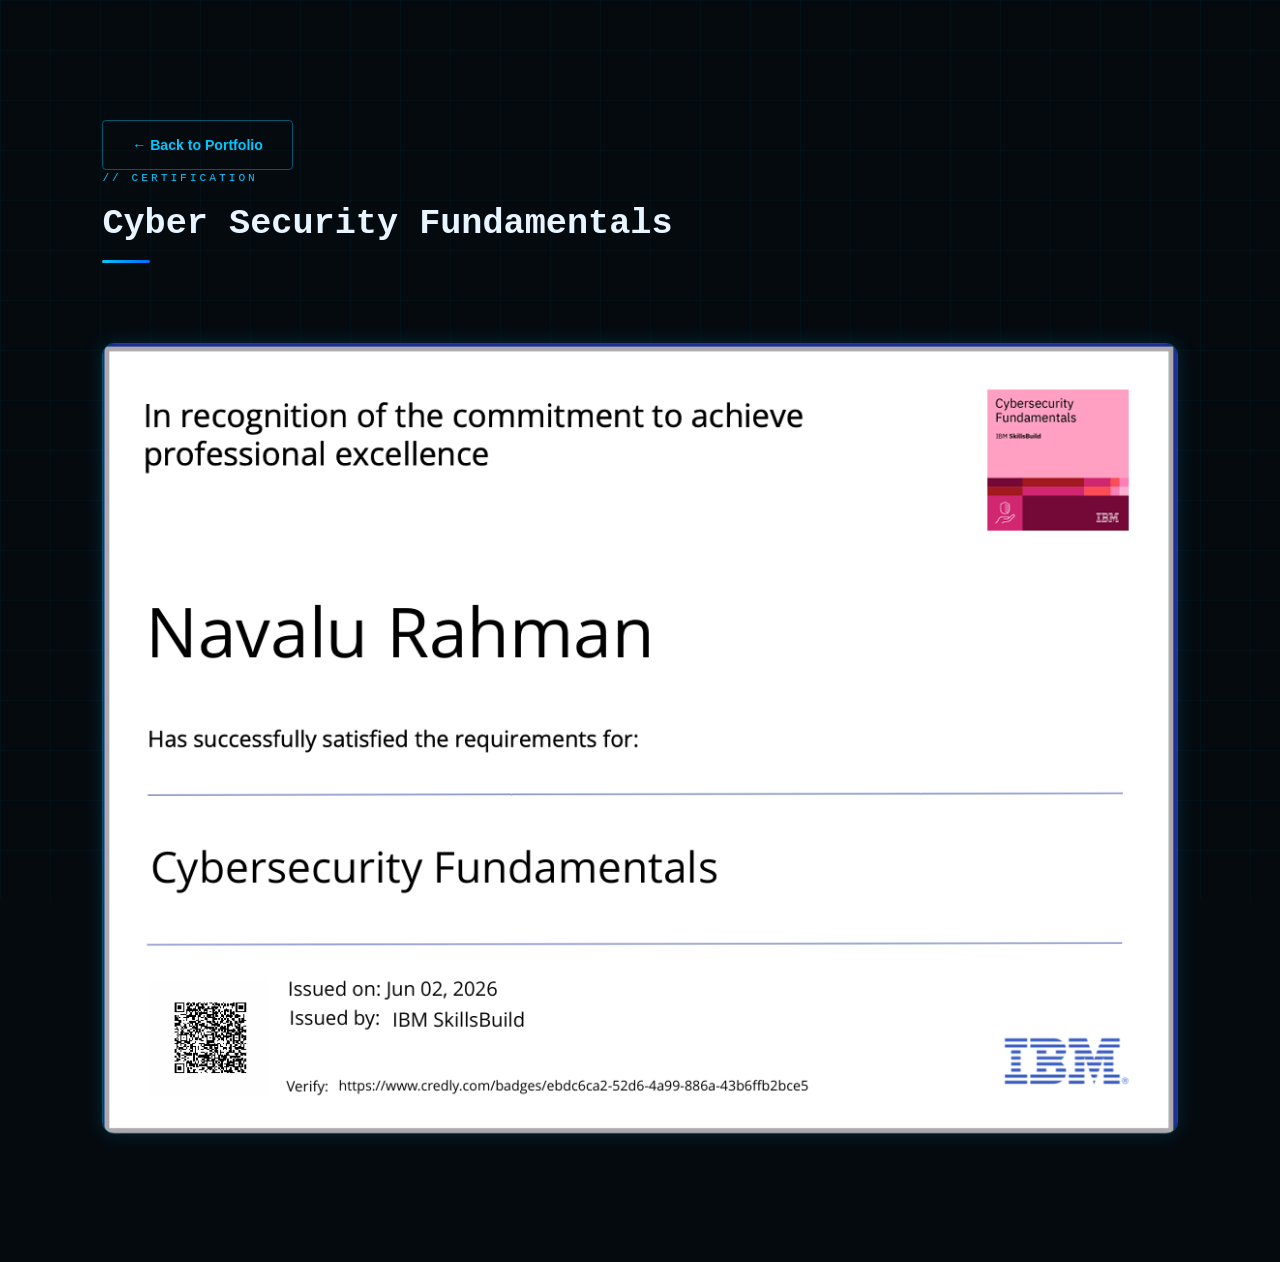
<file: certificates/cyber-security-fundamentals.html>
<!DOCTYPE html>
<html lang="en">
<head>
<meta charset="UTF-8">
<meta name="viewport" content="width=device-width,initial-scale=1">
<title>Cyber Security Fundamentals</title>
<link rel="stylesheet" href="../styles.css">
</head>
<body>

<section class="certificate-view">

    <a href="../index.html" class="btn-outline">
        ← Back to Portfolio
    </a>

    <div class="certificate-container">

        <div class="section-label">
            // CERTIFICATION
        </div>

        <h1 class="section-title">
            Cyber Security Fundamentals
        </h1>

        <div class="section-divider"></div>

        <img src="../certificates/cyber-security-fundamentals.png"
             alt="Cyber Security Fundamentals Certificate"
             class="certificate-image">

    </div>

</section>

</body>
</html>
</file>
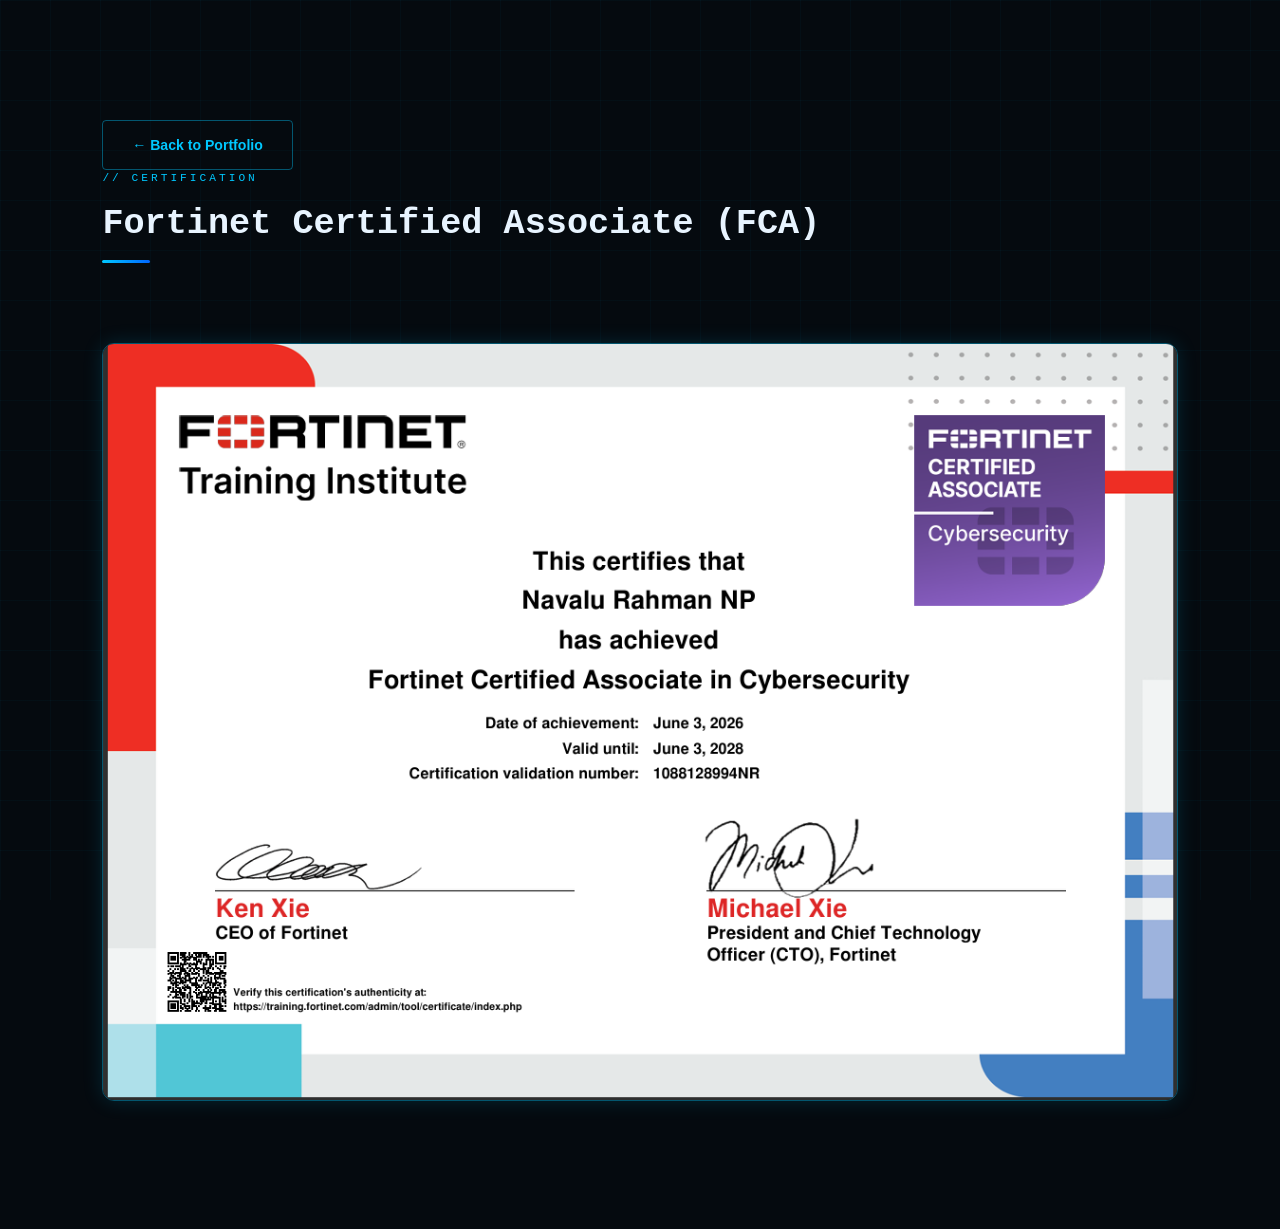
<file: certificates/fca.html>
<!DOCTYPE html>
<html lang="en">
<head>
<meta charset="UTF-8">
<meta name="viewport" content="width=device-width,initial-scale=1">
<title>Fortinet Certified Associate (FCA)</title>
<link rel="stylesheet" href="../styles.css">
</head>
<body>

<section class="certificate-view">

    <a href="../index.html" class="btn-outline">
        ← Back to Portfolio
    </a>

    <div class="certificate-container">

        <div class="section-label">
            // CERTIFICATION
        </div>

        <h1 class="section-title">
            Fortinet Certified Associate (FCA)
        </h1>

        <div class="section-divider"></div>

        <img src="../certificates/fca.png"
             alt="Fortinet Certified Associate Certificate"
             class="certificate-image">

    </div>

</section>

</body>
</html>
</file>
<file: styles.css>
:root {
    --bg-primary: #050a0f;
    --bg-secondary: #080f17;
    --bg-card: rgba(10,20,35,0.85);
    --accent: #00c8ff;
    --accent2: #0066ff;
    --accent3: #00ff88;
    --text-primary: #e8f4ff;
    --text-secondary: #7a9ab8;
    --text-muted: #3d5a73;
    --border: rgba(0,200,255,0.12);
    --border-active: rgba(0,200,255,0.4);
    --glow: 0 0 20px rgba(0,200,255,0.15);
    --glow-strong: 0 0 40px rgba(0,200,255,0.3);
  }
  *, *::before, *::after { box-sizing: border-box; margin: 0; padding: 0; }
  html { scroll-behavior: smooth; }
  body {
    background: var(--bg-primary);
    color: var(--text-primary);
    font-family: 'DM Sans', sans-serif;
    overflow-x: hidden;
    line-height: 1.6;
  }
  /* Animated grid background */
  body::before {
    content: '';
    position: fixed;
    inset: 0;
    background-image: 
      linear-gradient(rgba(0,200,255,0.03) 1px, transparent 1px),
      linear-gradient(90deg, rgba(0,200,255,0.03) 1px, transparent 1px);
    background-size: 50px 50px;
    pointer-events: none;
    z-index: 0;
  }
  /* NAV */
  nav {
    position: fixed;
    top: 0; left: 0; right: 0;
    z-index: 1000;
    backdrop-filter: blur(20px);
    background: rgba(5,10,15,0.85);
    border-bottom: 1px solid var(--border);
    padding: 0 5%;
    height: 64px;
    display: flex;
    align-items: center;
    justify-content: space-between;
  }
  .nav-logo {
    font-family: 'Orbitron', monospace;
    font-size: 1rem;
    font-weight: 800;
    color: var(--accent);
    letter-spacing: 2px;
    text-decoration: none;
  }
  .nav-links {
    display: flex;
    gap: 2rem;
    list-style: none;
  }
  .nav-links a {
    color: var(--text-secondary);
    text-decoration: none;
    font-size: 0.82rem;
    letter-spacing: 1px;
    font-weight: 500;
    text-transform: uppercase;
    transition: color 0.2s;
  }
  .nav-links a:hover { color: var(--accent); }
  /* SECTIONS */
  section { position: relative; z-index: 1; padding: 6rem 8% 5rem; }
  /* HERO */
  #hero {
    min-height: 100vh;
    display: flex;
    align-items: center;
    padding-top: 64px;
    overflow: hidden;
  }
  .hero-content {
    max-width: 1200px;
    margin: 0 auto;
    display: grid;
    grid-template-columns: 1fr 1fr;
    gap: 4rem;
    align-items: center;
    width: 100%;
  }
  .hero-eyebrow {
    font-family: 'Space Mono', monospace;
    font-size: 0.75rem;
    color: var(--accent);
    letter-spacing: 3px;
    text-transform: uppercase;
    margin-bottom: 1rem;
    opacity: 0;
    animation: fadeUp 0.8s 0.2s forwards;
  }
  .hero-name {
    font-family: 'Orbitron', monospace;
    font-size: clamp(2rem, 4vw, 3.5rem);
    font-weight: 800;
    line-height: 1.1;
    background: linear-gradient(135deg, #e8f4ff 0%, var(--accent) 50%, var(--accent2) 100%);
    -webkit-background-clip: text;
    -webkit-text-fill-color: transparent;
    background-clip: text;
    margin-bottom: 0.75rem;
    opacity: 0;
    animation: fadeUp 0.8s 0.4s forwards;
  }
  .hero-title {
    font-size: 0.95rem;
    color: var(--text-secondary);
    letter-spacing: 1px;
    margin-bottom: 1.5rem;
    font-weight: 400;
    opacity: 0;
    animation: fadeUp 0.8s 0.6s forwards;
  }
  .hero-tagline {
    font-size: 1.1rem;
    color: var(--text-primary);
    line-height: 1.7;
    max-width: 520px;
    margin-bottom: 2.5rem;
    border-left: 3px solid var(--accent);
    padding-left: 1.25rem;
    opacity: 0;
    animation: fadeUp 0.8s 0.8s forwards;
  }
  .hero-ctas {
    display: flex;
    gap: 1rem;
    flex-wrap: wrap;
    opacity: 0;
    animation: fadeUp 0.8s 1s forwards;
  }
  .btn-primary {
    background: linear-gradient(135deg, var(--accent2), var(--accent));
    color: #fff;
    border: none;
    padding: 0.8rem 1.8rem;
    border-radius: 4px;
    font-family: 'DM Sans', sans-serif;
    font-size: 0.88rem;
    font-weight: 600;
    cursor: pointer;
    text-decoration: none;
    display: inline-flex;
    align-items: center;
    gap: 0.5rem;
    transition: transform 0.2s, box-shadow 0.2s;
    box-shadow: 0 4px 20px rgba(0,102,255,0.3);
  }
  .btn-primary:hover { transform: translateY(-2px); box-shadow: 0 8px 30px rgba(0,200,255,0.4); }
  .btn-outline {
    background: transparent;
    color: var(--accent);
    border: 1px solid var(--border-active);
    padding: 0.8rem 1.8rem;
    border-radius: 4px;
    font-family: 'DM Sans', sans-serif;
    font-size: 0.88rem;
    font-weight: 600;
    cursor: pointer;
    text-decoration: none;
    display: inline-flex;
    align-items: center;
    gap: 0.5rem;
    transition: all 0.2s;
  }
  .btn-outline:hover { background: rgba(0,200,255,0.08); border-color: var(--accent); }
  /* Photo */
  .hero-photo-wrap {
    display: flex;
    justify-content: center;
    align-items: center;
    opacity: 0;
    animation: fadeIn 1s 0.5s forwards;
  }
  .hero-photo-frame {
    position: relative;
    width: 320px;
    height: 380px;
  }
  .hero-photo-frame::before {
    content: '';
    position: absolute;
    inset: -3px;
    background: linear-gradient(135deg, var(--accent), var(--accent2), var(--accent3));
    border-radius: 12px;
    z-index: -1;
    animation: rotateBorder 4s linear infinite;
  }
  .hero-photo-frame::after {
    content: '';
    position: absolute;
    inset: -15px;
    border: 1px solid rgba(0,200,255,0.15);
    border-radius: 18px;
    animation: pulse 2s ease-in-out infinite;
  }
  .hero-photo-frame img {
    width: 100%;
    height: 100%;
    object-fit: cover;
    border-radius: 10px;
    display: block;
    filter: contrast(1.05) saturate(0.9);
  }
  .status-badge {
    position: absolute;
    bottom: -16px;
    left: 50%;
    transform: translateX(-50%);
    background: var(--bg-card);
    border: 1px solid var(--border-active);
    border-radius: 20px;
    padding: 0.4rem 1rem;
    font-size: 0.75rem;
    color: var(--accent3);
    display: flex;
    align-items: center;
    gap: 0.4rem;
    white-space: nowrap;
    backdrop-filter: blur(10px);
  }
  .status-dot {
    width: 7px; height: 7px;
    background: var(--accent3);
    border-radius: 50%;
    animation: blink 1.5s ease-in-out infinite;
  }
  /* SECTION HEADERS */
  .section-label {
    font-family: 'Space Mono', monospace;
    font-size: 0.7rem;
    color: var(--accent);
    letter-spacing: 3px;
    text-transform: uppercase;
    margin-bottom: 0.5rem;
  }
  .section-title {
    font-family: 'Orbitron', monospace;
    font-size: clamp(1.5rem, 3vw, 2.2rem);
    font-weight: 700;
    margin-bottom: 0.5rem;
    color: var(--text-primary);
  }
  .section-divider {
    width: 48px;
    height: 3px;
    background: linear-gradient(90deg, var(--accent), var(--accent2));
    margin-bottom: 3rem;
    border-radius: 2px;
  }
  /* ABOUT */
  #about { background: var(--bg-secondary); }
  .about-grid {
    display: grid;
    grid-template-columns: 1fr 2fr;
    gap: 4rem;
    align-items: start;
    max-width: 1100px;
    margin: 0 auto;
  }
  .about-stats {
    display: flex;
    flex-direction: column;
    gap: 1.5rem;
  }
  .stat-card {
    background: var(--bg-card);
    border: 1px solid var(--border);
    border-radius: 8px;
    padding: 1.25rem 1.5rem;
    backdrop-filter: blur(10px);
    transition: border-color 0.2s, box-shadow 0.2s;
  }
  .stat-card:hover { border-color: var(--border-active); box-shadow: var(--glow); }
  .stat-num {
    font-family: 'Orbitron', monospace;
    font-size: 2rem;
    font-weight: 800;
    color: var(--accent);
    line-height: 1;
  }
  .stat-label { font-size: 0.82rem; color: var(--text-secondary); margin-top: 0.3rem; }
  .about-text { font-size: 1.02rem; color: var(--text-secondary); line-height: 1.85; }
  .about-text p { margin-bottom: 1rem; }
  .highlight { color: var(--accent); font-weight: 600; }
  /* SKILLS */
  .skills-grid {
    display: grid;
    grid-template-columns: repeat(auto-fit, minmax(280px, 1fr));
    gap: 1.5rem;
    max-width: 1200px;
    margin: 0 auto;
  }
  .skill-category {
    background: var(--bg-card);
    border: 1px solid var(--border);
    border-radius: 10px;
    padding: 1.75rem;
    backdrop-filter: blur(10px);
    transition: border-color 0.3s, transform 0.3s, box-shadow 0.3s;
  }
  .skill-category:hover {
    border-color: var(--border-active);
    transform: translateY(-4px);
    box-shadow: var(--glow);
  }
  .skill-cat-icon { font-size: 1.4rem; margin-bottom: 0.75rem; }
  .skill-cat-name {
    font-family: 'Space Mono', monospace;
    font-size: 0.75rem;
    color: var(--accent);
    letter-spacing: 2px;
    text-transform: uppercase;
    margin-bottom: 1rem;
  }
  .skill-tags { display: flex; flex-wrap: wrap; gap: 0.5rem; }
  .skill-tag {
    background: rgba(0,200,255,0.07);
    border: 1px solid rgba(0,200,255,0.15);
    color: var(--text-primary);
    font-size: 0.78rem;
    padding: 0.3rem 0.7rem;
    border-radius: 3px;
    font-weight: 500;
    transition: background 0.2s, border-color 0.2s;
  }
  .skill-tag:hover { background: rgba(0,200,255,0.15); border-color: var(--accent); }
  /* EXPERIENCE TIMELINE */
  #experience { background: var(--bg-secondary); }
  .timeline { max-width: 800px; margin: 0 auto; position: relative; padding-left: 2rem; }
  .timeline::before {
    content: '';
    position: absolute;
    left: 0; top: 0; bottom: 0;
    width: 2px;
    background: linear-gradient(180deg, var(--accent), var(--accent2));
    border-radius: 2px;
  }
  .timeline-item {
    position: relative;
    margin-bottom: 3rem;
    padding-left: 2.5rem;
  }
  .timeline-item::before {
    content: '';
    position: absolute;
    left: -2.6rem;
    top: 0.4rem;
    width: 12px; height: 12px;
    border-radius: 50%;
    background: var(--accent);
    box-shadow: 0 0 12px var(--accent);
    border: 2px solid var(--bg-primary);
  }
  .timeline-period {
    font-family: 'Space Mono', monospace;
    font-size: 0.72rem;
    color: var(--accent);
    letter-spacing: 1px;
    margin-bottom: 0.4rem;
  }
  .timeline-role {
    font-size: 1.1rem;
    font-weight: 700;
    color: var(--text-primary);
    margin-bottom: 0.2rem;
  }
  .timeline-company {
    font-size: 0.9rem;
    color: var(--text-secondary);
    margin-bottom: 1rem;
  }
  .timeline-points { list-style: none; }
  .timeline-points li {
    font-size: 0.9rem;
    color: var(--text-secondary);
    padding: 0.25rem 0;
    display: flex;
    align-items: flex-start;
    gap: 0.6rem;
  }
  .timeline-points li::before { content: '▸'; color: var(--accent); flex-shrink: 0; }
  /* LABS */
  .labs-grid {
    display: grid;
    grid-template-columns: repeat(auto-fit, minmax(340px, 1fr));
    gap: 2rem;
    max-width: 1200px;
    margin: 0 auto;
  }
  .lab-card {
    background: var(--bg-card);
    border: 1px solid var(--border);
    border-radius: 10px;
    padding: 2rem;
    backdrop-filter: blur(10px);
    transition: border-color 0.3s, box-shadow 0.3s;
  }
  .lab-card:hover { border-color: var(--border-active); box-shadow: var(--glow); }
  .lab-badge {
    display: inline-flex;
    align-items: center;
    gap: 0.4rem;
    background: rgba(0,200,255,0.08);
    border: 1px solid var(--border-active);
    color: var(--accent);
    font-family: 'Space Mono', monospace;
    font-size: 0.7rem;
    letter-spacing: 1px;
    padding: 0.3rem 0.8rem;
    border-radius: 3px;
    margin-bottom: 1rem;
  }
  .lab-title {
    font-size: 1.1rem;
    font-weight: 700;
    margin-bottom: 1rem;
    color: var(--text-primary);
  }
  .lab-section-label {
    font-size: 0.75rem;
    color: var(--accent);
    text-transform: uppercase;
    letter-spacing: 1px;
    font-family: 'Space Mono', monospace;
    margin-bottom: 0.4rem;
    margin-top: 1rem;
  }
  .lab-content {
    font-size: 0.88rem;
    color: var(--text-secondary);
    line-height: 1.6;
  }
  .lab-tools { display: flex; flex-wrap: wrap; gap: 0.4rem; margin-top: 0.4rem; }
  .lab-tool {
    background: rgba(0,255,136,0.07);
    border: 1px solid rgba(0,255,136,0.2);
    color: var(--accent3);
    font-size: 0.75rem;
    padding: 0.2rem 0.6rem;
    border-radius: 3px;
  }
  /* PROJECTS */
  #projects { background: var(--bg-secondary); }
  .projects-grid {
    display: grid;
    grid-template-columns: repeat(auto-fit, minmax(340px, 1fr));
    gap: 2rem;
    max-width: 1200px;
    margin: 0 auto;
  }
  .project-card {
    background: var(--bg-card);
    border: 1px solid var(--border);
    border-radius: 10px;
    overflow: hidden;
    transition: border-color 0.3s, transform 0.3s, box-shadow 0.3s;
    backdrop-filter: blur(10px);
  }
  .project-card:hover { border-color: var(--border-active); transform: translateY(-4px); box-shadow: var(--glow-strong); }
  .project-header {
    background: linear-gradient(135deg, rgba(0,102,255,0.15), rgba(0,200,255,0.08));
    padding: 1.75rem 2rem 1.25rem;
    border-bottom: 1px solid var(--border);
  }
  .project-id {
    font-family: 'Space Mono', monospace;
    font-size: 0.7rem;
    color: var(--accent);
    letter-spacing: 2px;
    margin-bottom: 0.5rem;
  }
  .project-name { font-size: 1.2rem; font-weight: 700; color: var(--text-primary); }
  .project-body { padding: 1.5rem 2rem 2rem; }
  .project-desc { font-size: 0.9rem; color: var(--text-secondary); margin-bottom: 1.25rem; line-height: 1.65; }
  .project-stack { display: flex; flex-wrap: wrap; gap: 0.5rem; margin-bottom: 1.5rem; }
  .stack-tag {
    background: rgba(0,102,255,0.1);
    border: 1px solid rgba(0,102,255,0.25);
    color: #6eb0ff;
    font-size: 0.78rem;
    padding: 0.25rem 0.65rem;
    border-radius: 3px;
    font-weight: 500;
  }
  .project-features { list-style: none; margin-bottom: 1.5rem; }
  .project-features li {
    font-size: 0.85rem;
    color: var(--text-secondary);
    padding: 0.2rem 0;
    display: flex;
    align-items: center;
    gap: 0.5rem;
  }
  .project-features li::before { content: '◆'; color: var(--accent2); font-size: 0.5rem; }
  /* CERTS */
  .certs-grid {
    display: grid;
    grid-template-columns: repeat(auto-fit, minmax(280px, 1fr));
    gap: 1.5rem;
    max-width: 1000px;
    margin: 0 auto;
  }
  .cert-card {
    background: var(--bg-card);
    border: 1px solid var(--border);
    border-radius: 10px;
    padding: 2rem;
    backdrop-filter: blur(10px);
    transition: border-color 0.3s, transform 0.3s, box-shadow 0.3s;
    position: relative;
    overflow: hidden;
  }
  .cert-card::before {
    content: '';
    position: absolute;
    top: 0; left: 0; right: 0;
    height: 3px;
    background: linear-gradient(90deg, var(--accent2), var(--accent));
  }
  .cert-card:hover { border-color: var(--border-active); transform: translateY(-4px); box-shadow: var(--glow); }
  .cert-in-progress::before { background: linear-gradient(90deg, #ff6b00, #ffb300); }
  .cert-issuer { font-size: 0.78rem; color: var(--text-muted); margin-bottom: 0.4rem; }
  .cert-name { font-size: 1rem; font-weight: 700; color: var(--text-primary); margin-bottom: 0.8rem; }
  .cert-badge {
    display: inline-flex;
    align-items: center;
    gap: 0.3rem;
    font-size: 0.72rem;
    padding: 0.25rem 0.65rem;
    border-radius: 3px;
    font-weight: 600;
  }
  .cert-badge.earned { background: rgba(0,255,136,0.1); color: var(--accent3); border: 1px solid rgba(0,255,136,0.2); }
  .cert-badge.progress { background: rgba(255,179,0,0.1); color: #ffb300; border: 1px solid rgba(255,179,0,0.2); }
  /* GITHUB */
  #github { background: var(--bg-secondary); }
  .github-stats {
    max-width: 900px;
    margin: 0 auto;
    display: grid;
    grid-template-columns: 1fr 1fr;
    gap: 1.5rem;
  }
  .gh-card {
    background: var(--bg-card);
    border: 1px solid var(--border);
    border-radius: 10px;
    padding: 1.75rem;
    backdrop-filter: blur(10px);
    text-align: center;
    transition: border-color 0.2s, box-shadow 0.2s;
  }
  .gh-card:hover { border-color: var(--border-active); box-shadow: var(--glow); }
  .gh-card-full { grid-column: 1 / -1; }
  .gh-img { width: 100%; border-radius: 6px; opacity: 0.9; }
  .gh-link {
    display: inline-flex;
    align-items: center;
    gap: 0.5rem;
    color: var(--accent);
    text-decoration: none;
    font-weight: 600;
    font-size: 1rem;
    margin-bottom: 0.5rem;
  }
  .gh-link:hover { color: #fff; }
  .gh-meta { font-size: 0.85rem; color: var(--text-secondary); }
  /* CONTACT */
  .contact-wrap {
    max-width: 900px;
    margin: 0 auto;
    display: grid;
    grid-template-columns: 1fr 1fr;
    gap: 4rem;
  }
  .contact-info { display: flex; flex-direction: column; gap: 1.25rem; }
  .contact-item {
    display: flex;
    align-items: center;
    gap: 1rem;
    padding: 1rem 1.25rem;
    background: var(--bg-card);
    border: 1px solid var(--border);
    border-radius: 8px;
    text-decoration: none;
    transition: border-color 0.2s, box-shadow 0.2s;
    backdrop-filter: blur(10px);
  }
  .contact-item:hover { border-color: var(--border-active); box-shadow: var(--glow); }
  .contact-icon {
    width: 40px; height: 40px;
    background: rgba(0,200,255,0.1);
    border: 1px solid var(--border-active);
    border-radius: 8px;
    display: flex;
    align-items: center;
    justify-content: center;
    font-size: 1.1rem;
    flex-shrink: 0;
  }
  .contact-label { font-size: 0.75rem; color: var(--text-muted); text-transform: uppercase; letter-spacing: 1px; }
  .contact-value { font-size: 0.9rem; color: var(--text-primary); font-weight: 500; }
  /* CONTACT FORM */
  .contact-form { display: flex; flex-direction: column; gap: 1rem; }
  .form-group { display: flex; flex-direction: column; gap: 0.4rem; }
  .form-group label { font-size: 0.78rem; color: var(--text-secondary); letter-spacing: 1px; text-transform: uppercase; }
  .form-group input, .form-group textarea {
    background: var(--bg-card);
    border: 1px solid var(--border);
    border-radius: 6px;
    padding: 0.75rem 1rem;
    color: var(--text-primary);
    font-family: 'DM Sans', sans-serif;
    font-size: 0.9rem;
    outline: none;
    transition: border-color 0.2s, box-shadow 0.2s;
    resize: vertical;
  }
  .form-group input:focus, .form-group textarea:focus {
    border-color: var(--accent);
    box-shadow: 0 0 0 3px rgba(0,200,255,0.1);
  }
  .form-group textarea { min-height: 120px; }
  /* FOOTER */
  footer {
    background: var(--bg-secondary);
    border-top: 1px solid var(--border);
    padding: 2rem 8%;
    text-align: center;
    font-size: 0.82rem;
    color: var(--text-muted);
    position: relative;
    z-index: 1;
  }
  /* ANIMATIONS */
  @keyframes fadeUp {
    from { opacity: 0; transform: translateY(20px); }
    to { opacity: 1; transform: translateY(0); }
  }
  @keyframes fadeIn {
    from { opacity: 0; }
    to { opacity: 1; }
  }
  @keyframes pulse {
    0%, 100% { opacity: 0.3; transform: scale(1); }
    50% { opacity: 0.6; transform: scale(1.02); }
  }
  @keyframes blink {
    0%, 100% { opacity: 1; }
    50% { opacity: 0.3; }
  }
  @keyframes rotateBorder {
    0% { background-position: 0% 50%; }
    100% { background-position: 100% 50%; }
  }
  /* FLOATING PARTICLES */
  .particles { position: fixed; inset: 0; pointer-events: none; z-index: 0; overflow: hidden; }
  .particle {
    position: absolute;
    width: 2px; height: 2px;
    background: var(--accent);
    border-radius: 50%;
    opacity: 0;
    animation: floatParticle linear infinite;
  }
  @keyframes floatParticle {
    0% { opacity: 0; transform: translateY(100vh) scale(0); }
    10% { opacity: 0.6; }
    90% { opacity: 0.3; }
    100% { opacity: 0; transform: translateY(-100px) scale(1); }
  }
  /* RESPONSIVE */
  @media (max-width: 768px) {
    .hero-content { grid-template-columns: 1fr; gap: 3rem; }
    .hero-photo-wrap { order: -1; }
    .hero-photo-frame { width: 220px; height: 270px; }
    .about-grid { grid-template-columns: 1fr; }
    .contact-wrap { grid-template-columns: 1fr; }
    .github-stats { grid-template-columns: 1fr; }
    .nav-links { display: none; }
    section { padding: 4rem 5% 3rem; }
  }

  .certificate-view{
    min-height:100vh;
    padding:120px 8%;
}

.certificate-container{
    max-width:1200px;
    margin:auto;
}

.certificate-image{
    width:100%;
    border-radius:12px;
    border:1px solid var(--border-active);
    box-shadow:var(--glow);
    margin-top:2rem;
}
</file>
